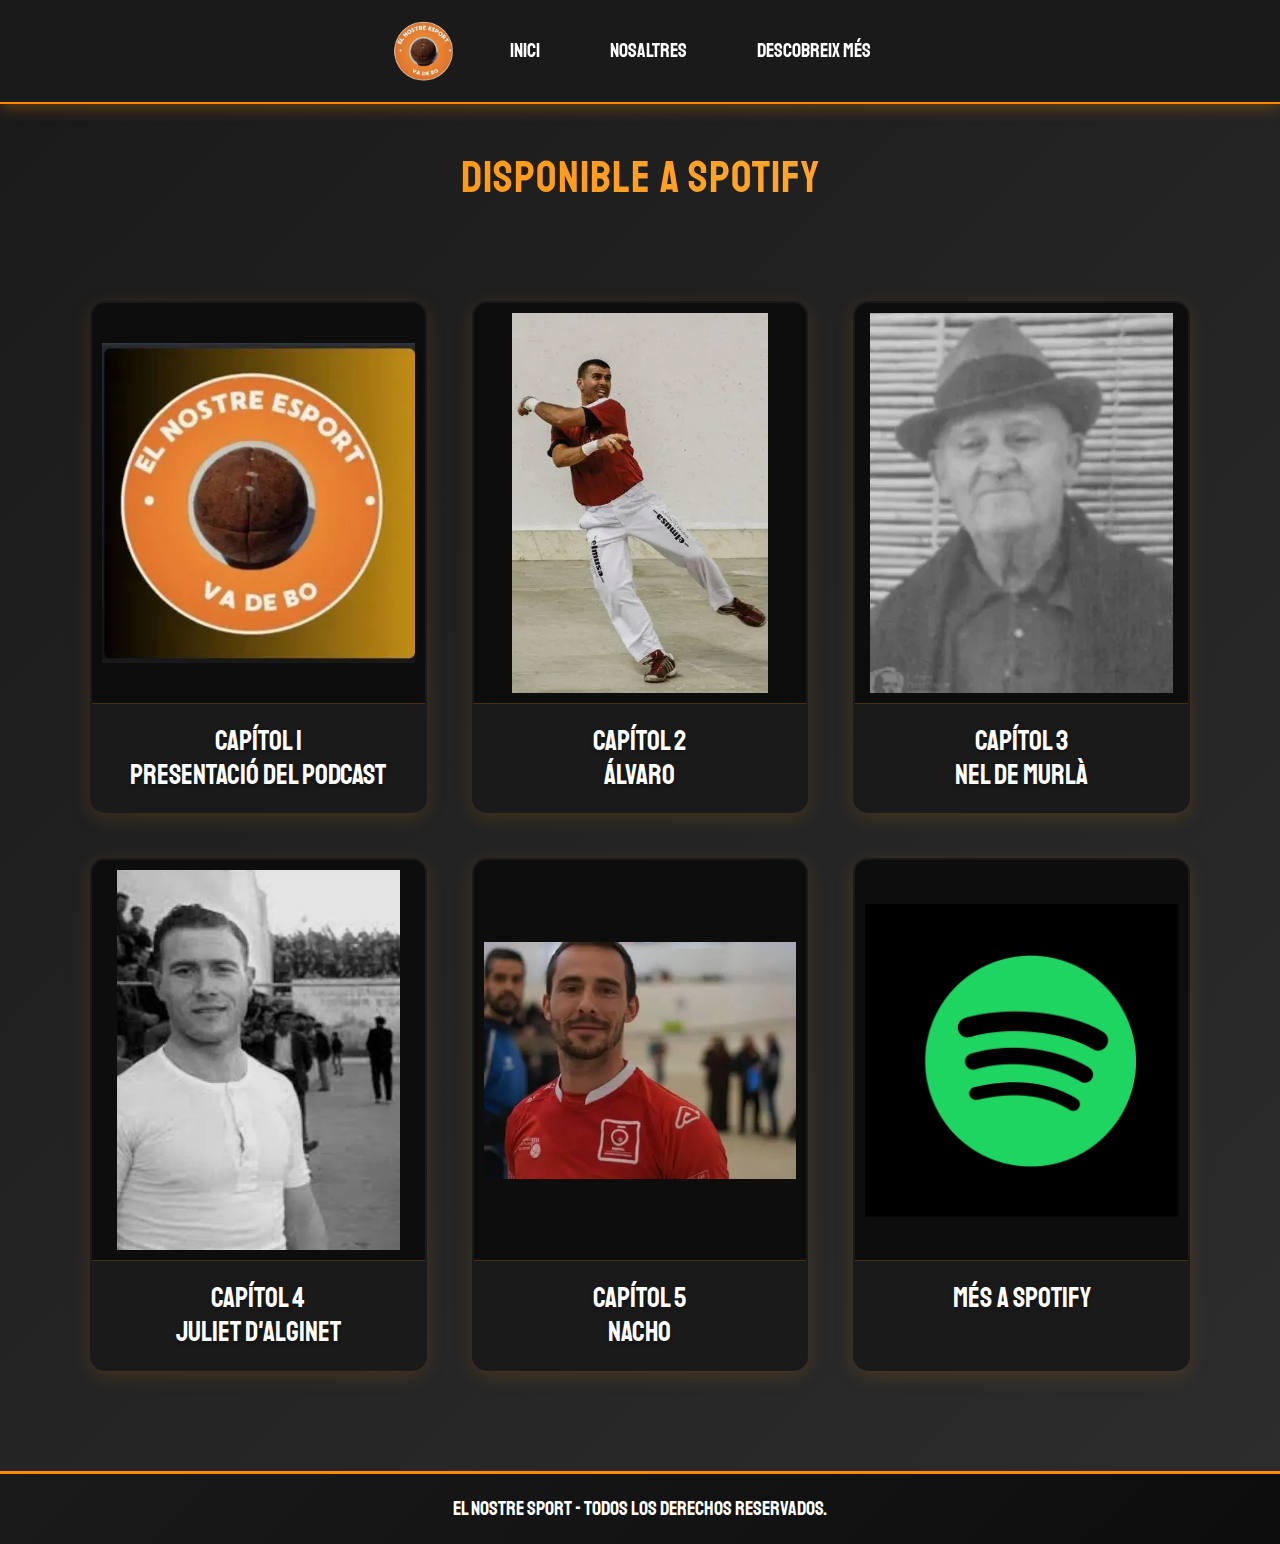
<file: index.html>
<!DOCTYPE html>
<html lang="es">
<head>
    <meta charset="UTF-8">
    <meta name="viewport" content="width=device-width, initial-scale=1.0">
    <title>El Nostre Sport</title>
    <link rel="icon" href="/favicon.ico" type="image/x-icon">
    <meta name="description" content="Descobreix El Nostre Sport, el podcast esportiu que parla de la pilota valenciana">
    <meta property="og:title" content="El Nostre Sport - El podcast esportiu que parla de la pilota valenciana">
    <meta property="og:description" content="Descobreix El Nostre Sport, el podcast esportiu que parla de la pilota valenciana">
    <meta property="og:image" content="/favicon.ico">
    <link rel="stylesheet" href="/static/css/normalize.css">
    <link rel="preconnect" href="https://fonts.googleapis.com">
    <link rel="preconnect" href="https://fonts.gstatic.com" crossorigin>
    <link href="https://fonts.googleapis.com/css2?family=Krub:ital,wght@0,200;0,300;0,400;0,500;0,600;0,700;1,200;1,300;1,400;1,500;1,600;1,700&family=Staatliches&display=swap" rel="stylesheet">
    <link rel="stylesheet" href="/static/css/style.css">
</head>
<body>
    <nav class="navegacion">
        <a href="index.html"><img class="header_logo" src="/static/img/logos/logo2.png" alt="Logotipo"></a>
        <a class="navegacion_enlace" href="/index.html">Inici</a>
        <a class="navegacion_enlace" href="/pages/nosotros.html">Nosaltres</a>
        <a class="navegacion_enlace" href="https://open.spotify.com/show/4RR3pUMCiyqyB9WPwEloPK?si=fbba8c25b02d400f">Descobreix més</a>
    </nav>

    <main class=".contenedor">
        <h1>Disponible a Spotify</h1>

        <div class="grid">
            <div class="producto"> <!--Inicio class producto-->
                <a href="https://open.spotify.com/episode/5SUOgdEPSbzV51kw1ogeo5?si=e7e91b08f5494e88">
                    <img class="producto_imagen" src="/static/img/capitulos/1.webp" alt="imagen camisa">
                    <div class="producto_informacion">
                        <p class="producto_nombre">Capítol 1</p>
                        <p class="producto_nombre">Presentació del podcast</p>
                    </div>
                </a>
            </div> <!--Final class producto-->
            <div class="producto"> <!--Inicio class producto-->
                <a href="https://open.spotify.com/episode/25yyUvN5HvNfgsAuk4LxJV?si=a70d778cb0e84d38">
                    <img class="producto_imagen" src="/static/img/capitulos/2.webp" alt="imagen camisa">
                    <div class="producto_informacion">
                        <p class="producto_nombre">Capítol 2</p>
                        <p class="producto_nombre">Álvaro</p>
                    </div>
                </a>
            </div> <!--Final class producto-->
            <div class="producto"> <!--Inicio class producto-->
                <a href="https://open.spotify.com/episode/05Z2sdk4MphKU1AKHgu1zR?si=1737f1545c204be0">
                    <img class="producto_imagen" src="/static/img/capitulos/3.webp" alt="imagen camisa">
                    <div class="producto_informacion">
                        <p class="producto_nombre">Capítol 3</p>
                        <p class="producto_nombre">Nel de Murlà</p>
                    </div>
                </a>
            </div> <!--Final class producto-->
            <div class="producto"> <!--Inicio class producto-->
                <a href="https://open.spotify.com/episode/0syanvrSmFRQczpp1HSuOU?si=0013605bc5614f06">
                    <img class="producto_imagen" src="/static/img/capitulos/4.webp" alt="imagen camisa">
                    <div class="producto_informacion">
                        <p class="producto_nombre">Capítol 4</p>
                        <p class="producto_nombre">Juliet D'Alginet</p>
                    </div>
                </a>
            </div>
            <div class="producto"> <!--Inicio class producto-->
                <a href="https://open.spotify.com/episode/4tuNGMnXmENHEjW6DSkWg8?si=4261106e78c943df">
                    <img class="producto_imagen" src="/static/img/capitulos/5.webp" alt="imagen camisa">
                    <div class="producto_informacion">
                        <p class="producto_nombre">Capítol 5</p>
                        <p class="producto_nombre">Nacho</p>
                    </div>
                </a>
            </div>
            <div class="producto"> <!--Inicio class producto-->
                <a href="https://open.spotify.com/show/4RR3pUMCiyqyB9WPwEloPK?si=fbba8c25b02d400f">
                    <img class="producto_imagen" src="/static/img/capitulos/spotify.webp" alt="imagen camisa">
                    <div class="producto_informacion">
                        <p class="producto_nombre">Més a Spotify</p>
                    </div>
                </a>
            </div>
        </div>
    </main>

    <footer class="footer">
        <p class="footer_texto">El Nostre Sport - Todos los derechos Reservados.</p>
    </footer>
</body>
</html>
</file>
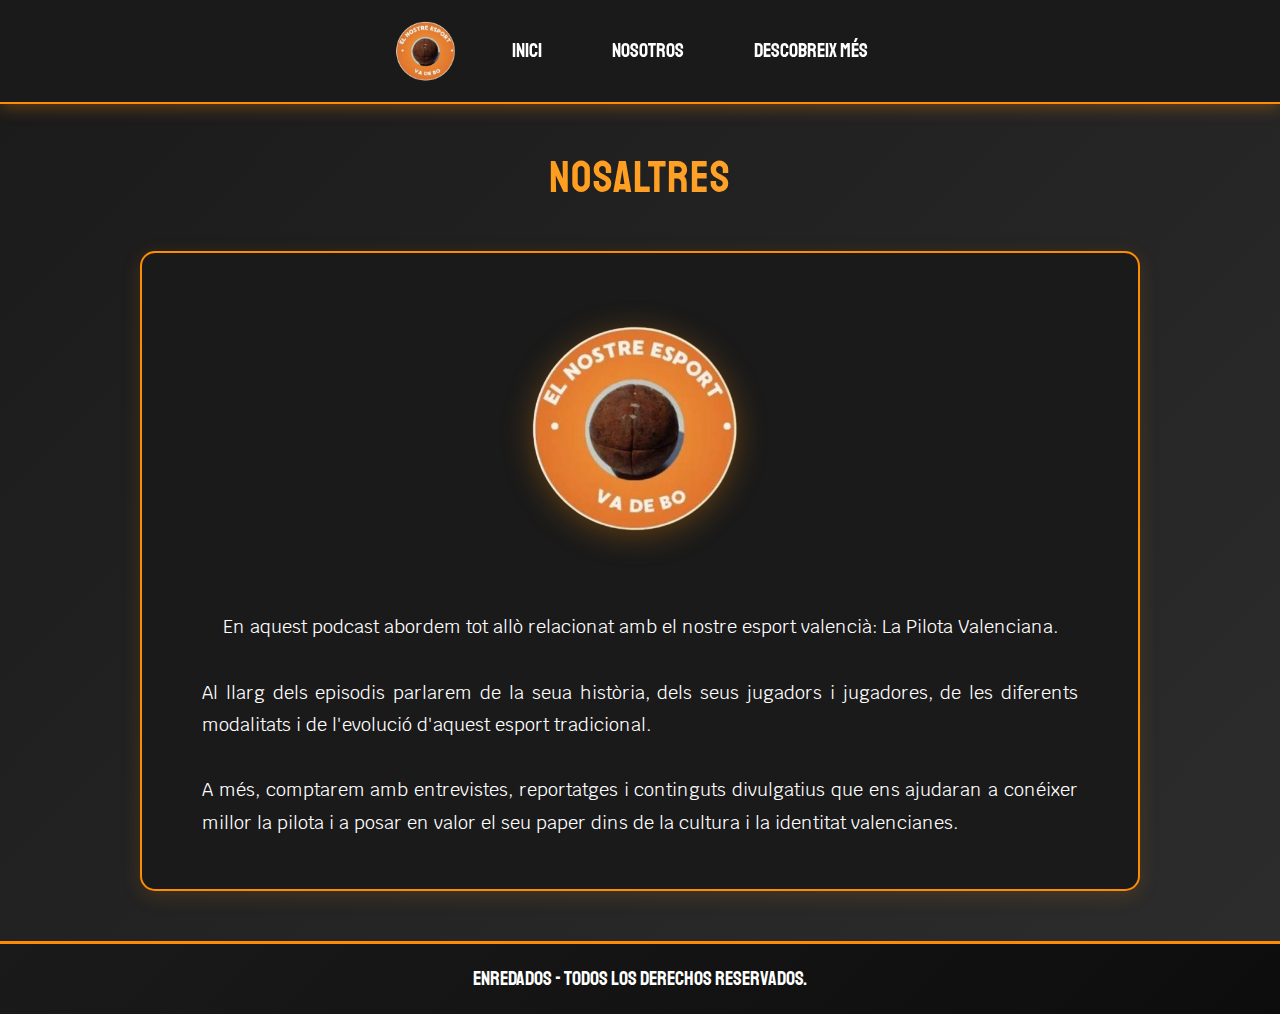
<file: pages/nosotros.html>
<!DOCTYPE html>
<html lang="es">
<head>
    <meta charset="UTF-8">
    <meta name="viewport" content="width=device-width, initial-scale=1.0">
    <title>Nosaltres</title>
    <meta name="description" content="Descobreix El Nostre Sport, el podcast esportiu que parla de la pilota valenciana">
    <meta property="og:title" content="El Nostre Sport - El podcast esportiu que parla de la pilota valenciana">
    <meta property="og:description" content="Descobreix El Nostre Sport, el podcast esportiu que parla de la pilota valenciana">
    <meta property="og:image" content="favicon.ico">
    <link rel="stylesheet" href="/static/css/normalize.css">
    <link rel="preconnect" href="https://fonts.googleapis.com">
    <link rel="preconnect" href="https://fonts.gstatic.com" crossorigin>
    <link href="https://fonts.googleapis.com/css2?family=Krub:ital,wght@0,200;0,300;0,400;0,500;0,600;0,700;1,200;1,300;1,400;1,500;1,600;1,700&family=Staatliches&display=swap" rel="stylesheet">
    <link rel="stylesheet" href="/static/css/style.css">
    <link rel="icon" href="/favicon.ico">
</head>
<body>
    <nav class="navegacion">
        <a href="index.html"><img class="header_logo" src="/static/img/logos/logo2.png" alt="Logotipo"></a>
        <a class="navegacion_enlace" href="/index.html">Inici</a>
        <a class="navegacion_enlace" href="/pages/nosotros.html">Nosotros</a>
        <a class="navegacion_enlace" href="https://open.spotify.com/show/4RR3pUMCiyqyB9WPwEloPK?si=fbba8c25b02d400f">Descobreix més</a>
    </nav>

    <main class=".contenedor">
        <h1>Nosaltres</h1>

        <div class="nosotros">
            <div class="nosotros_contenido">
            <img class="nosotros_imagen" src="/static/img/logos/logo2.png" alt="imgen nosotros">
                <p>
                    En aquest podcast abordem tot allò relacionat amb el nostre esport valencià: La Pilota Valenciana.
                </p>
                <p>
                    Al llarg dels episodis parlarem de la seua història, dels seus jugadors i jugadores, de les diferents modalitats i de l'evolució d'aquest esport tradicional.
                </p>
                <p>
                    A més, comptarem amb entrevistes, reportatges i continguts divulgatius que ens ajudaran a conéixer millor la pilota i a posar en valor el seu paper dins de la cultura i la identitat valencianes.
                </p>
            </div>
        </div>
    </main>

    <footer class="footer">
        <p class="footer_texto">Enredados - Todos los derechos Reservados.</p>
    </footer>
</body>
</html>
</file>
<file: static/css/style.css>
:root {
    --primario: #1a1a1a;
    --primarioOscuro: #0d0d0d;
    --secundario: #ff8c00;
    --secundarioOscuro: #ff6b00;
    --acento: #ffb347;
    --blanco: #fff;
    --negro: #1a1a1a;
    --gris: #6c757d;
    --sombra: rgba(255, 140, 0, 0.15);
    --fuentePrincipal: 'Staatliches', cursive;
}

html {
    font-size: 62.5%;
    box-sizing: border-box;
    scroll-behavior: smooth;
}

*, *:before, *:after {
    box-sizing: inherit;
}

/* Globales */

body {
    background: linear-gradient(135deg, #1a1a1a 0%, #2d2d2d 100%);
    font-size: 1.6rem;
    line-height: 1.5;
    min-height: 100vh;
    margin: 0;
}

p {
    font-size: 1.8rem;
    font-family: 'Krub', Arial, Helvetica, sans-serif;
    color: var(--blanco);
    font-weight: 400;
}

a {
    text-decoration: none;
    transition: all 0.3s ease;
}

img {
    width: 100%;
    display: block;
}

.contenedor {
    max-width: 120rem;
    margin: 0 auto;
    padding: 0 3rem;
}

h1, h2, h3 {
    text-align: center;
    color: var(--secundario);
    font-family: var(--fuentePrincipal);
    font-weight: 500;
    letter-spacing: 1px;
}

h1 {
    font-size: 3.5rem;
    margin: 3rem 0;
    background: linear-gradient(135deg, var(--secundario) 0%, var(--acento) 100%);
    -webkit-background-clip: text;
    -webkit-text-fill-color: transparent;
    background-clip: text;
}

@media (min-width: 768px) {
    h1 {
        font-size: 4.5rem;
        margin: 4rem 0;
    }
}

h2 {
    font-size: 2.8rem;
}

@media (min-width: 768px) {
    h2 {
        font-size: 3.2rem;
    }
}

h3 {
    font-size: 2.4rem;
}

/* Navegacion Mejorada - Más Responsive */

.navegacion {
    background-color: var(--primario);
    padding: 1rem;
    display: flex;
    flex-wrap: wrap;
    justify-content: center;
    align-items: center;
    gap: 0.8rem;
    box-shadow: 0 4px 15px rgba(255, 140, 0, 0.3);
    position: sticky;
    top: 0;
    z-index: 100;
    border-bottom: 2px solid var(--secundario);
}

@media (min-width: 480px) {
    .navegacion {
        gap: 1.2rem;
        padding: 1.2rem;
    }
}

@media (min-width: 768px) {
    .navegacion {
        gap: 2rem;
        padding: 1.5rem 2rem;
        flex-wrap: nowrap;
    }
}

@media (min-width: 1024px) {
    .navegacion {
        gap: 3rem;
    }
}

.header_logo {
    max-width: 5rem;
    height: auto;
    transition: transform 0.3s ease;
}

@media (min-width: 480px) {
    .header_logo {
        max-width: 6rem;
    }
}

@media (min-width: 768px) {
    .header_logo {
        max-width: 7rem;
    }
}

.header_logo:hover {
    transform: scale(1.1);
}

.navegacion_enlace {
    font-family: var(--fuentePrincipal);
    color: var(--blanco);
    font-size: 1.4rem;
    padding: 0.6rem 1rem;
    border-radius: 8px;
    position: relative;
    transition: all 0.3s ease;
    white-space: nowrap;
}

@media (min-width: 480px) {
    .navegacion_enlace {
        font-size: 1.6rem;
        padding: 0.7rem 1.2rem;
    }
}

@media (min-width: 768px) {
    .navegacion_enlace {
        font-size: 1.8rem;
        padding: 0.8rem 1.5rem;
    }
}

@media (min-width: 1024px) {
    .navegacion_enlace {
        font-size: 2rem;
        padding: 1rem 2rem;
    }
}

.navegacion_enlace:hover, 
.navegacion_enlace-activo {
    color: var(--secundario);
    background-color: rgba(255, 140, 0, 0.15);
    transform: translateY(-2px);
}

.navegacion_enlace::after {
    content: '';
    position: absolute;
    bottom: 0;
    left: 50%;
    transform: translateX(-50%);
    width: 0;
    height: 2px;
    background: linear-gradient(90deg, var(--secundario) 0%, var(--acento) 100%);
    transition: width 0.3s ease;
}

.navegacion_enlace:hover::after,
.navegacion_enlace-activo::after {
    width: 80%;
}

/* Footer */

.footer {
    background: linear-gradient(135deg, var(--primario) 0%, var(--primarioOscuro) 100%);
    padding: 2rem;
    margin-top: 5rem;
    border-top: 3px solid var(--secundario);
}

.footer_texto {
    font-family: var(--fuentePrincipal);
    font-size: 1.6rem;
    text-align: center;
    color: var(--blanco);
    margin: 0;
}

@media (min-width: 768px) {
    .footer_texto {
        font-size: 2rem;
    }
}

/* Grid con márgenes mejorados */

.grid {
    display: grid;
    grid-template-columns: repeat(auto-fit, minmax(250px, 1fr));
    gap: 2.5rem;
    padding: 2rem 1.5rem;
    max-width: 130rem;
    margin: 0 auto;
}

@media (min-width: 480px) {
    .grid {
        grid-template-columns: repeat(auto-fit, minmax(280px, 1fr));
        padding: 3rem 2rem;
        gap: 3rem;
    }
}

@media (min-width: 768px) {
    .grid {
        grid-template-columns: repeat(2, 1fr);
        padding: 4rem 3rem;
        gap: 3.5rem;
    }
}

@media (min-width: 1024px) {
    .grid {
        grid-template-columns: repeat(3, 1fr);
        padding: 5rem 4rem;
        gap: 4rem;
    }
}

@media (min-width: 1200px) {
    .grid {
        padding: 5rem 6rem;
        gap: 4.5rem;
    }
}

/* Producto con diseño mejorado - Imágenes completas */

.producto {
    background-color: var(--primario);
    border-radius: 15px;
    overflow: hidden;
    box-shadow: 0 5px 20px var(--sombra);
    transition: all 0.3s ease;
    position: relative;
    margin: 0 auto;
    width: 100%;
    max-width: 400px;
    border: 2px solid transparent;
}

.producto::before {
    content: '';
    position: absolute;
    top: 0;
    left: 0;
    right: 0;
    height: 4px;
    background: linear-gradient(90deg, var(--secundario) 0%, var(--acento) 100%);
    transform: scaleX(0);
    transition: transform 0.3s ease;
    z-index: 1;
}

.producto:hover::before {
    transform: scaleX(1);
}

.producto:hover {
    transform: translateY(-10px);
    box-shadow: 0 15px 40px rgba(255, 140, 0, 0.4);
    border-color: var(--secundario);
}

.producto a {
    display: block;
}

/* Imágenes que se ven completas - object-fit: contain */
.producto_imagen {
    width: 100%;
    height: 380px;
    object-fit: contain;
    background-color: var(--primarioOscuro);
    transition: transform 0.3s ease;
    padding: 1rem;
}

@media (min-width: 768px) {
    .producto_imagen {
        height: 400px;
    }
}

.producto:hover .producto_imagen {
    transform: scale(1.03);
}

.producto_informacion {
    padding: 2rem 1.5rem;
    background-color: var(--primario);
    border-top: 1px solid rgba(255, 140, 0, 0.2);
}

.producto_nombre {
    font-size: 2.4rem;
    color: var(--blanco);
    margin: 0;
    text-shadow: 0 2px 4px rgba(0, 0, 0, 0.3);
}

@media (min-width: 768px) {
    .producto_nombre {
        font-size: 2.8rem;
    }
}

.producto_precio {
    font-size: 3.2rem;
    color: var(--secundario);
    font-weight: 700;
    margin: 0;
}

.producto_nombre, .producto_precio {
    font-family: var(--fuentePrincipal);
    text-align: center;
    line-height: 1.2;
}

/* Main con padding lateral */

main {
    padding: 0 1.5rem;
}

@media (min-width: 768px) {
    main {
        padding: 0 2rem;
    }
}

@media (min-width: 1024px) {
    main {
        padding: 0 3rem;
    }
}

/* Graficos */

.grafico {
    min-height: 30rem;
    background-repeat: no-repeat;
    background-size: cover;
    background-position: center;
    grid-column: 1 / -1;
    border-radius: 15px;
    box-shadow: 0 5px 20px var(--sombra);
    position: relative;
    overflow: hidden;
    margin: 0 1.5rem;
    border: 2px solid var(--secundario);
}

@media (min-width: 768px) {
    .grafico {
        margin: 0;
    }
}

.grafico::after {
    content: '';
    position: absolute;
    top: 0;
    left: 0;
    right: 0;
    bottom: 0;
    background: linear-gradient(135deg, rgba(255, 140, 0, 0.3) 0%, rgba(255, 107, 0, 0.3) 100%);
    opacity: 0;
    transition: opacity 0.3s ease;
}

.grafico:hover::after {
    opacity: 1;
}

.grafico--camisas {
    grid-row: 2 / 3;
    background-image: url(../img/grafico1.jpg);
}

.grafico--node {
    background-image: url(../img/grafico2.jpg);
    grid-row: 8 / 9;
}

@media (min-width: 768px) {
    .grafico {
        grid-column: 1 / 3;
    }
    
    .grafico--node {
        grid-row: 5 / 6;
        grid-column: 2 / 4;
    }
}

/* Nosotros */

.nosotros {
    display: flex;
    flex-direction: column;
    align-items: center;
    gap: 3rem;
    padding: 2rem;
    background-color: var(--primario);
    border-radius: 15px;
    box-shadow: 0 5px 20px var(--sombra);
    margin: 3rem 1.5rem;
    border: 2px solid var(--secundario);
}

@media (min-width: 768px) {
    .nosotros {
        margin: 3rem auto;
        max-width: 100rem;
        padding: 4rem 5rem;
    }
}

@media (min-width: 1024px) {
    .nosotros {
        padding: 5rem 6rem;
    }
}

.nosotros_contenido {
    display: flex;
    flex-direction: column;
    align-items: center;
    width: 100%;
}

.nosotros_imagen {
    width: 180px;
    height: 180px;
    object-fit: contain;
    margin-bottom: 2rem;
    filter: drop-shadow(0 5px 15px rgba(255, 140, 0, 0.3));
}

@media (min-width: 768px) {
    .nosotros_imagen {
        width: 220px;
        height: 220px;
        margin-bottom: 3rem;
    }
}

@media (min-width: 1024px) {
    .nosotros_imagen {
        width: 250px;
        height: 250px;
        margin-bottom: 4rem;
    }
}

.nosotros_contenido p {
    text-align: justify;
    margin-bottom: 1.5rem;
    line-height: 1.8;
    color: var(--blanco);
}

.nosotros_contenido p:last-child {
    margin-bottom: 0;
}
</file>
